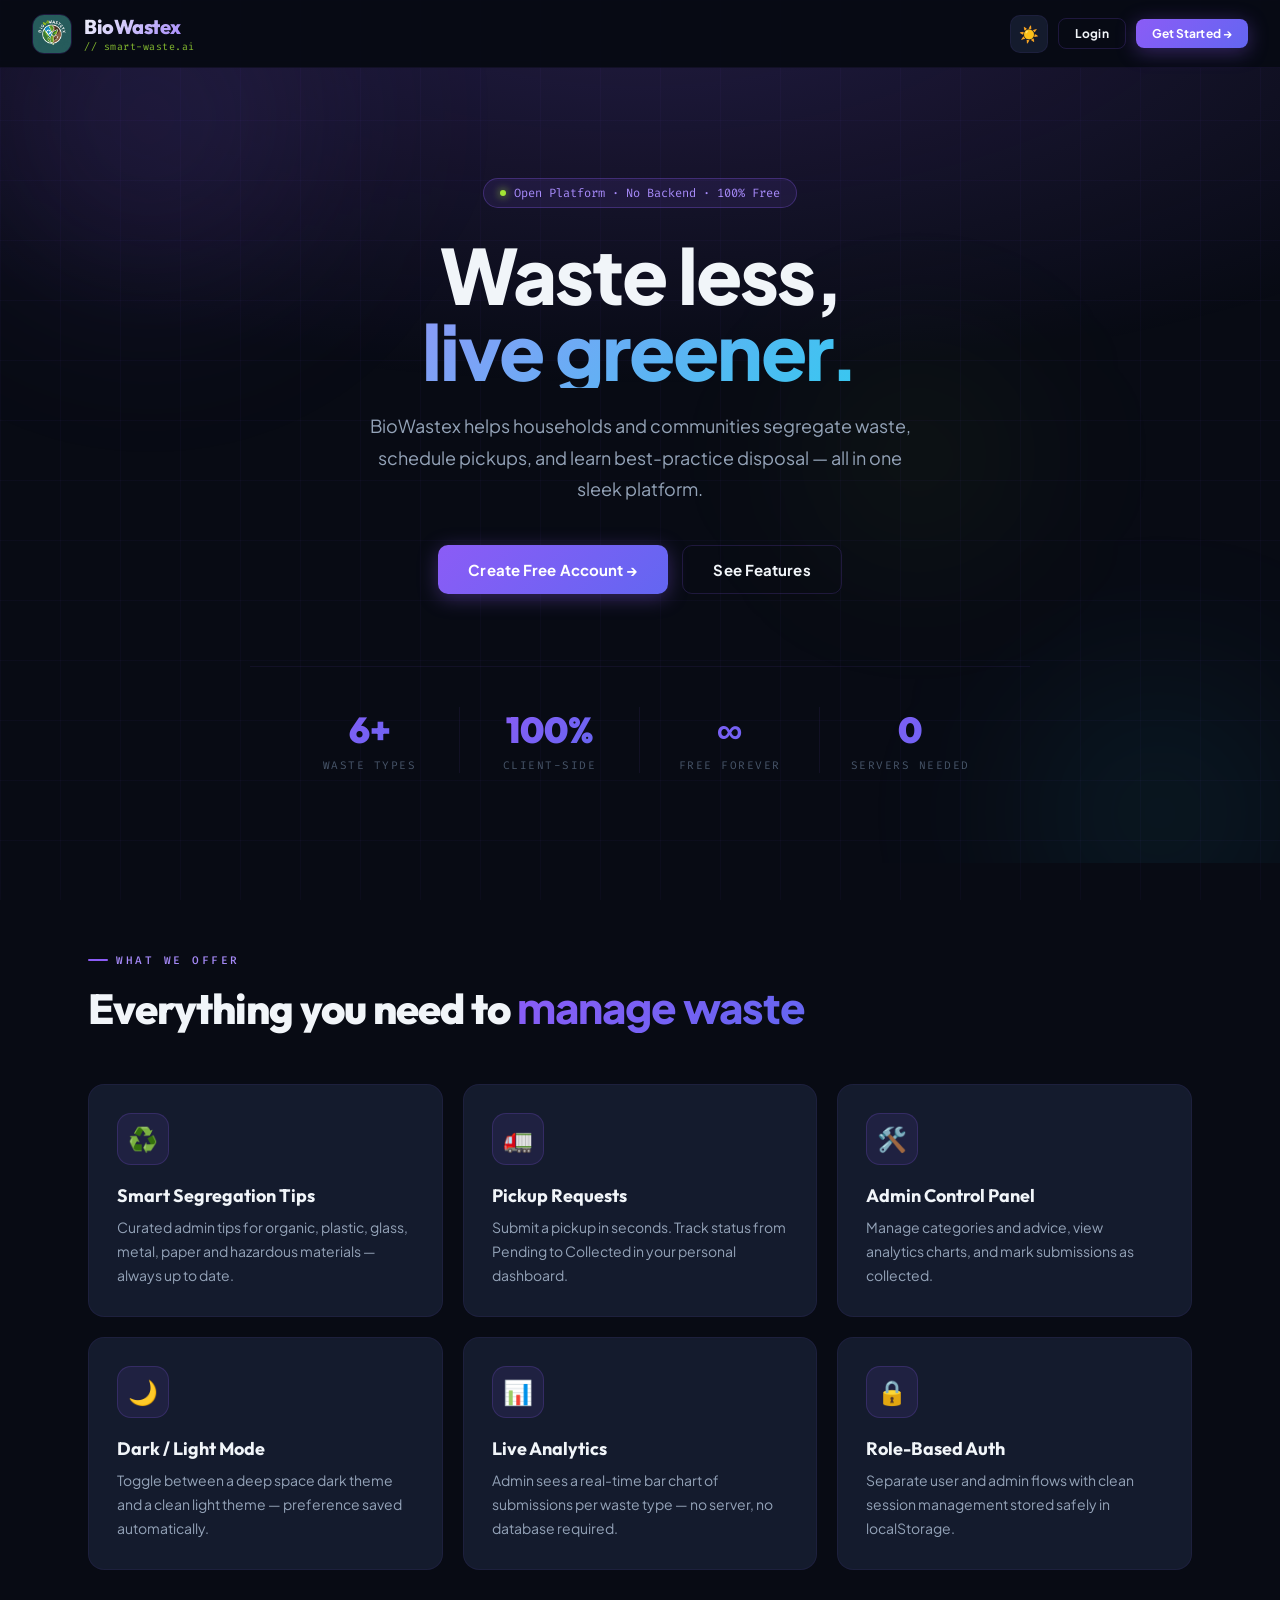
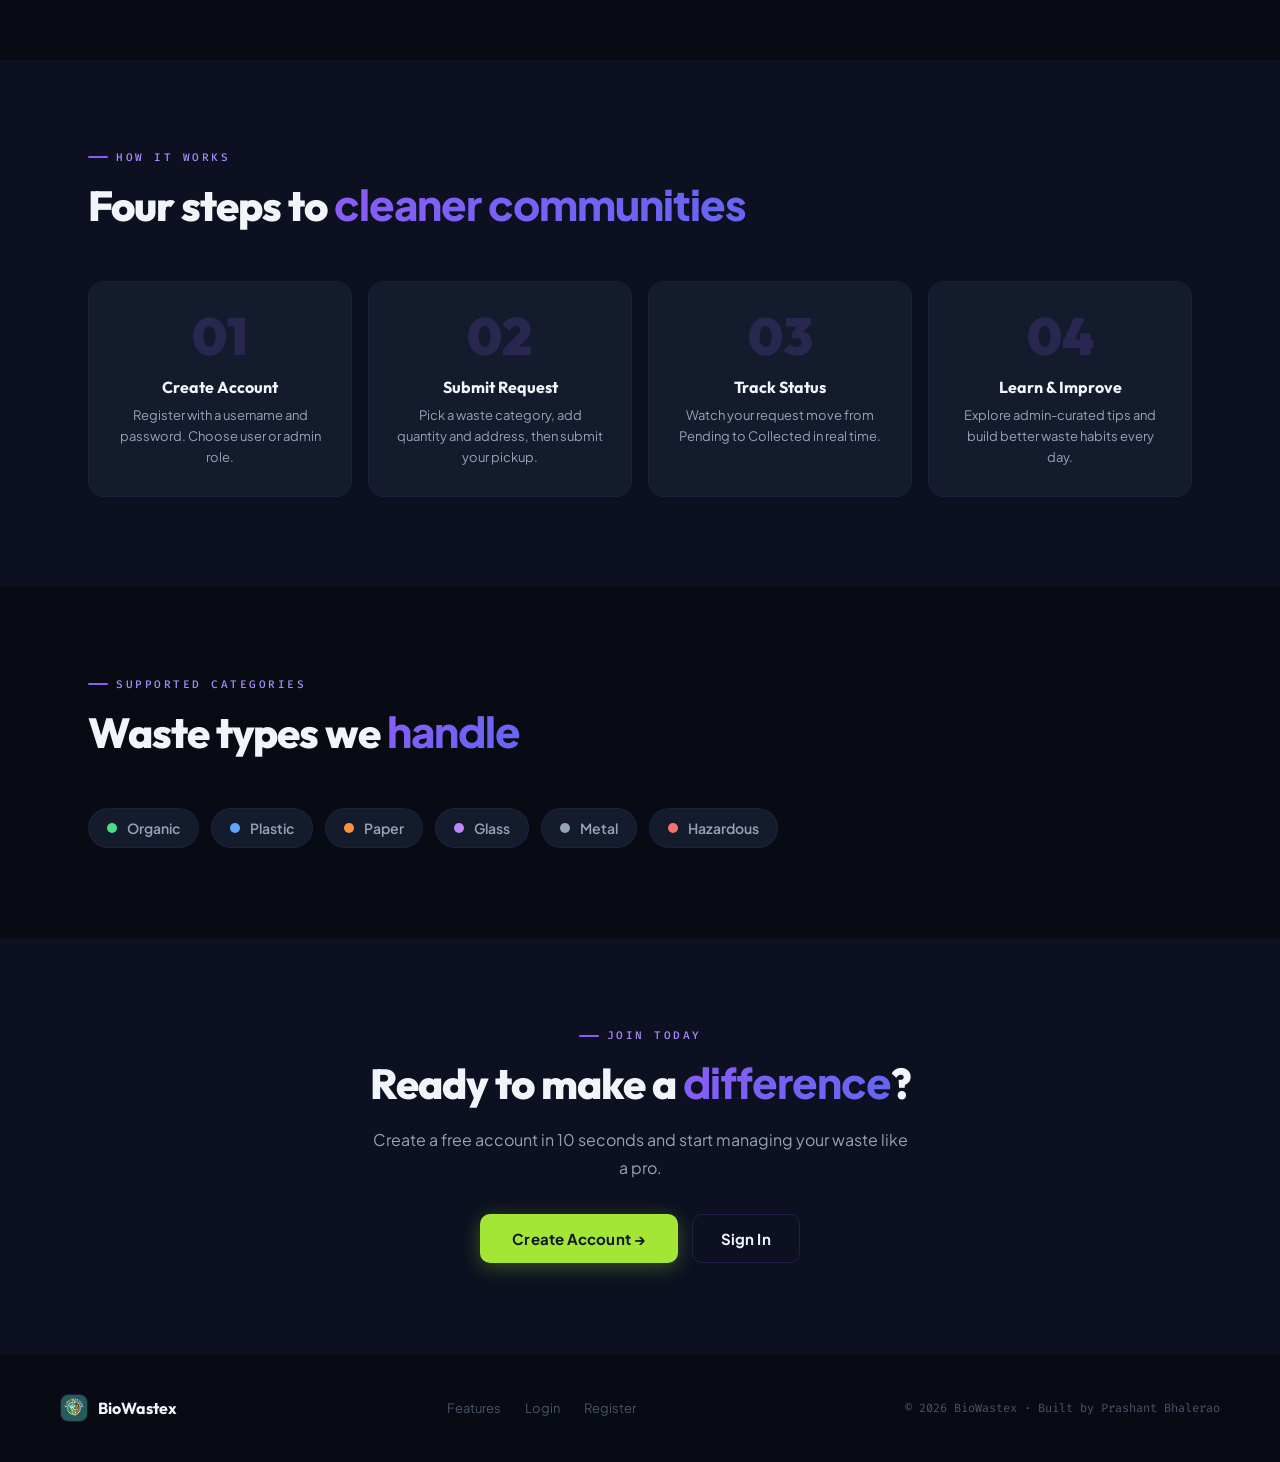
<file: index.html>
<!doctype html>
<html lang="en" data-theme="dark">
<head>
  <meta charset="utf-8"/>
  <meta name="viewport" content="width=device-width,initial-scale=1"/>
  <title>BioWastex — Smart Waste Segregation</title>
  <link rel="stylesheet" href="css/style.css">
</head>
<body>

  <nav class="navbar">
    <a href="index.html" class="brand">
      <img src="assets/biowastex-logo.png" alt="BioWastex" class="brand-logo">
      <div>
        <span class="brand-name">BioWastex</span>
        <span class="brand-tag">// smart-waste.ai</span>
      </div>
    </a>
    <div class="nav-right">
      <button class="theme-btn icon-btn" aria-label="Toggle theme">☀️</button>
      <a href="login.html" class="btn btn-ghost btn-sm">Login</a>
      <a href="register.html" class="btn btn-primary btn-sm">Get Started →</a>
    </div>
  </nav>

  <!-- HERO -->
  <section class="hero">
    <div class="hero-orb hero-orb-1"></div>
    <div class="hero-orb hero-orb-2"></div>
    <div class="hero-orb hero-orb-3"></div>
    <div class="hero-inner">
      <div class="hero-pill">
        <span class="hero-pill-dot"></span>
        Open Platform · No Backend · 100% Free
      </div>
      <h1 class="hero-h1">
        <span class="hero-h1-line1">Waste less,</span>
        <span class="hero-h1-line2">live greener.</span>
      </h1>
      <p class="hero-desc">BioWastex helps households and communities segregate waste, schedule pickups, and learn best-practice disposal — all in one sleek platform.</p>
      <div class="hero-btns">
        <a href="register.html" class="btn btn-primary">Create Free Account →</a>
        <a href="#features" class="btn btn-ghost">See Features</a>
      </div>
      <div class="hero-stats">
        <div class="hstat">
          <span class="hstat-num">6+</span>
          <span class="hstat-label">Waste Types</span>
        </div>
        <div class="hstat">
          <span class="hstat-num">100%</span>
          <span class="hstat-label">Client-Side</span>
        </div>
        <div class="hstat">
          <span class="hstat-num">∞</span>
          <span class="hstat-label">Free Forever</span>
        </div>
        <div class="hstat">
          <span class="hstat-num">0</span>
          <span class="hstat-label">Servers Needed</span>
        </div>
      </div>
    </div>
  </section>

  <!-- FEATURES -->
  <section id="features" class="section container">
    <div class="section-eyebrow">What we offer</div>
    <h2 class="section-title">Everything you need to <span>manage waste</span></h2>
    <div class="grid-3">
      <article class="card" style="--delay:0s">
        <div class="card-icon">♻️</div>
        <h4>Smart Segregation Tips</h4>
        <p>Curated admin tips for organic, plastic, glass, metal, paper and hazardous materials — always up to date.</p>
      </article>
      <article class="card" style="--delay:0.1s">
        <div class="card-icon">🚛</div>
        <h4>Pickup Requests</h4>
        <p>Submit a pickup in seconds. Track status from Pending to Collected in your personal dashboard.</p>
      </article>
      <article class="card" style="--delay:0.2s">
        <div class="card-icon">🛠️</div>
        <h4>Admin Control Panel</h4>
        <p>Manage categories and advice, view analytics charts, and mark submissions as collected.</p>
      </article>
      <article class="card" style="--delay:0.3s">
        <div class="card-icon">🌙</div>
        <h4>Dark / Light Mode</h4>
        <p>Toggle between a deep space dark theme and a clean light theme — preference saved automatically.</p>
      </article>
      <article class="card" style="--delay:0.4s">
        <div class="card-icon">📊</div>
        <h4>Live Analytics</h4>
        <p>Admin sees a real-time bar chart of submissions per waste type — no server, no database required.</p>
      </article>
      <article class="card" style="--delay:0.5s">
        <div class="card-icon">🔒</div>
        <h4>Role-Based Auth</h4>
        <p>Separate user and admin flows with clean session management stored safely in localStorage.</p>
      </article>
    </div>
  </section>

  <!-- HOW IT WORKS -->
  <section class="section section-alt">
    <div class="container">
      <div class="section-eyebrow">How it works</div>
      <h2 class="section-title">Four steps to <span>cleaner communities</span></h2>
      <div class="grid-4">
        <div class="step-card">
          <div class="step-num">01</div>
          <h4>Create Account</h4>
          <p>Register with a username and password. Choose user or admin role.</p>
        </div>
        <div class="step-card">
          <div class="step-num">02</div>
          <h4>Submit Request</h4>
          <p>Pick a waste category, add quantity and address, then submit your pickup.</p>
        </div>
        <div class="step-card">
          <div class="step-num">03</div>
          <h4>Track Status</h4>
          <p>Watch your request move from Pending to Collected in real time.</p>
        </div>
        <div class="step-card">
          <div class="step-num">04</div>
          <h4>Learn &amp; Improve</h4>
          <p>Explore admin-curated tips and build better waste habits every day.</p>
        </div>
      </div>
    </div>
  </section>

  <!-- WASTE TYPES -->
  <section class="section container">
    <div class="section-eyebrow">Supported categories</div>
    <h2 class="section-title">Waste types we <span>handle</span></h2>
    <div class="waste-grid">
      <div class="waste-chip"><span class="waste-chip-dot" style="background:#4ade80"></span> Organic</div>
      <div class="waste-chip"><span class="waste-chip-dot" style="background:#60a5fa"></span> Plastic</div>
      <div class="waste-chip"><span class="waste-chip-dot" style="background:#fb923c"></span> Paper</div>
      <div class="waste-chip"><span class="waste-chip-dot" style="background:#c084fc"></span> Glass</div>
      <div class="waste-chip"><span class="waste-chip-dot" style="background:#94a3b8"></span> Metal</div>
      <div class="waste-chip"><span class="waste-chip-dot" style="background:#f87171"></span> Hazardous</div>
    </div>
  </section>

  <!-- CTA BANNER -->
  <section class="section section-alt">
    <div class="container" style="text-align:center; max-width:600px; margin:0 auto">
      <div class="section-eyebrow" style="justify-content:center">Join today</div>
      <h2 class="section-title" style="margin-bottom:16px">Ready to make a <span>difference</span>?</h2>
      <p class="text-muted" style="margin-bottom:32px; font-size:16px; line-height:1.75">Create a free account in 10 seconds and start managing your waste like a pro.</p>
      <div style="display:flex; gap:14px; justify-content:center; flex-wrap:wrap">
        <a href="register.html" class="btn btn-lime" style="padding:14px 32px; font-size:15px">Create Account →</a>
        <a href="login.html" class="btn btn-ghost" style="padding:14px 28px; font-size:15px">Sign In</a>
      </div>
    </div>
  </section>

  <footer class="footer">
    <div class="footer-inner">
      <div class="footer-brand">
        <img src="assets/biowastex-logo.png" alt="" style="width:28px;height:28px;border-radius:8px;border:1px solid var(--border)">
        <span>BioWastex</span>
      </div>
      <div class="footer-links">
        <a href="#features">Features</a>
        <a href="login.html">Login</a>
        <a href="register.html">Register</a>
      </div>
      <p class="footer-copy">© 2026 BioWastex · Built by Prashant Bhalerao</p>
    </div>
  </footer>

  <script src="js/core.js"></script>
  <script>
    BW.initTheme();
    // Scroll reveal
    const io = new IntersectionObserver((entries) => {
      entries.forEach(e => { if (e.isIntersecting) { e.target.classList.add('revealed'); io.unobserve(e.target); } });
    }, { threshold: 0.1 });
    document.querySelectorAll('.card, .step-card, .waste-chip').forEach((el, i) => {
      el.style.opacity = '0';
      el.style.transform = 'translateY(24px)';
      el.style.transition = `opacity 0.5s ease ${i * 0.06}s, transform 0.5s ease ${i * 0.06}s`;
      io.observe(el);
    });
    document.addEventListener('click', e => {
      if (e.target.closest('.card, .step-card, .waste-chip') || e.target.classList.contains('revealed')) return;
    });
    // Reveal on intersection
    const style = document.createElement('style');
    style.textContent = '.revealed { opacity: 1 !important; transform: translateY(0) !important; }';
    document.head.appendChild(style);
  </script>
</body>
</html>
</file>
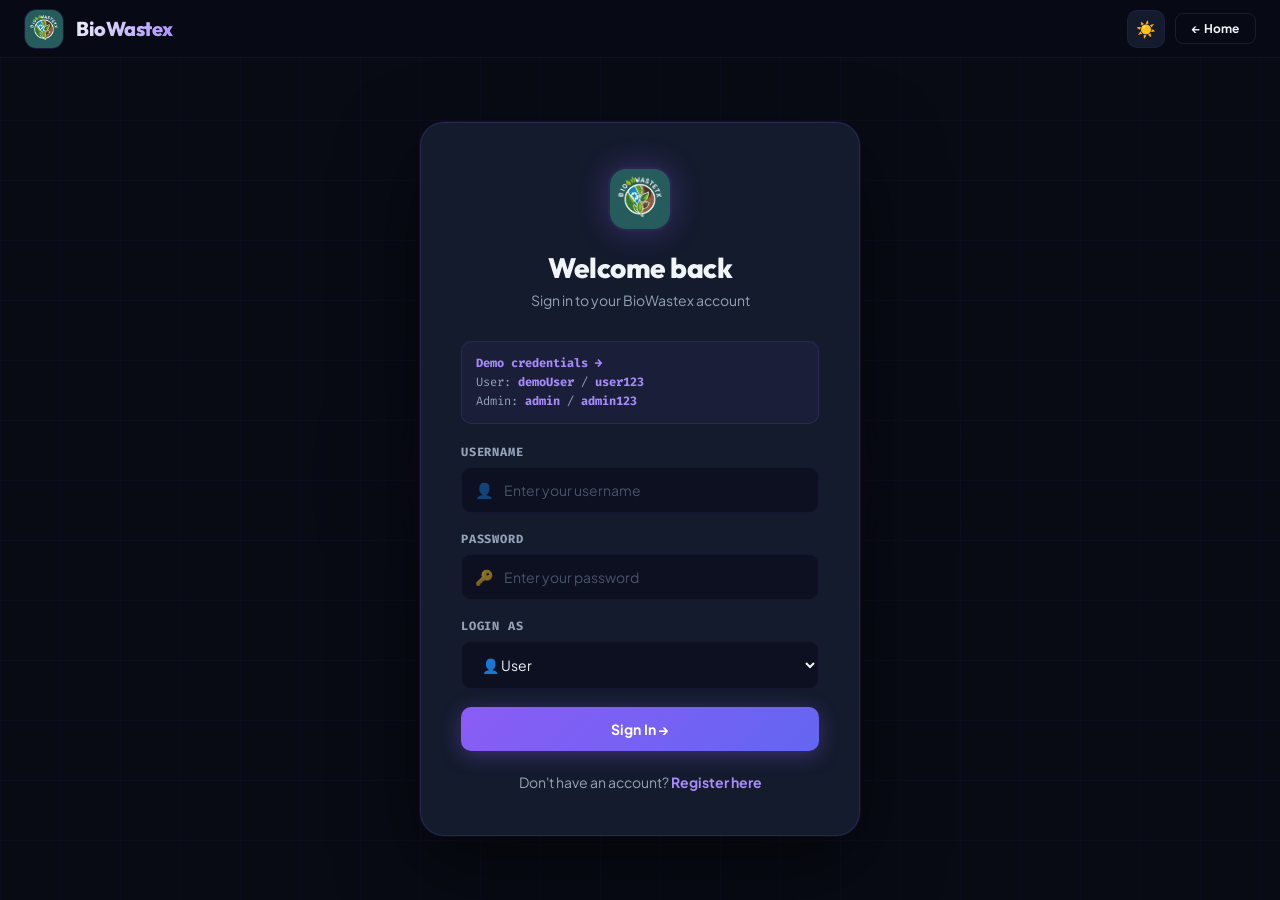
<file: login.html>
<!doctype html>
<html lang="en" data-theme="dark">
<head>
  <meta charset="utf-8"/>
  <meta name="viewport" content="width=device-width,initial-scale=1"/>
  <title>Login — BioWastex</title>
  <link rel="stylesheet" href="css/style.css">
</head>
<body>

  <nav class="navbar compact">
    <a href="index.html" class="brand">
      <img src="assets/biowastex-logo.png" alt="BioWastex" class="brand-logo">
      <div>
        <span class="brand-name">BioWastex</span>
      </div>
    </a>
    <div class="nav-right">
      <button class="theme-btn icon-btn" aria-label="Toggle theme">☀️</button>
      <a href="index.html" class="btn btn-ghost btn-sm">← Home</a>
    </div>
  </nav>

  <main class="auth-page">
    <div class="auth-orb"></div>
    <div class="auth-card">
      <img src="assets/biowastex-logo.png" class="auth-logo" alt="logo">
      <h2 class="auth-title">Welcome back</h2>
      <p class="auth-sub">Sign in to your BioWastex account</p>

      <div class="demo-hint">
        <strong>Demo credentials →</strong><br>
        User: <strong>demoUser</strong> / <strong>user123</strong><br>
        Admin: <strong>admin</strong> / <strong>admin123</strong>
      </div>

      <form id="loginForm" class="form" novalidate>
        <div class="field">
          <label>Username</label>
          <div class="input-wrap">
            <span class="field-icon">👤</span>
            <input id="loginUsername" type="text" placeholder="Enter your username" autocomplete="username" required>
          </div>
        </div>

        <div class="field">
          <label>Password</label>
          <div class="input-wrap">
            <span class="field-icon">🔑</span>
            <input id="loginPassword" type="password" placeholder="Enter your password" autocomplete="current-password" required>
          </div>
        </div>

        <div class="field">
          <label>Login As</label>
          <select id="loginRole">
            <option value="user">👤 User</option>
            <option value="admin">🛠️ Admin</option>
          </select>
        </div>

        <p id="loginMsg" class="form-msg"></p>

        <button type="submit" class="btn btn-primary btn-full" style="padding:13px">Sign In →</button>
      </form>

      <div class="auth-footer">
        Don't have an account? <a href="register.html">Register here</a>
      </div>
    </div>
  </main>

  <script src="js/core.js"></script>
  <script>
    BW.initTheme();

    // If already logged in, redirect
    const sess = BW.getSession();
    if (sess) window.location.href = sess.role === 'admin' ? 'admin-dashboard.html' : 'user-dashboard.html';

    const form = document.getElementById('loginForm');
    const msg  = document.getElementById('loginMsg');

    function setMsg(text, type) {
      msg.textContent = text;
      msg.className = 'form-msg ' + (type || '');
    }

    form.addEventListener('submit', e => {
      e.preventDefault();
      const username = document.getElementById('loginUsername').value.trim();
      const password = document.getElementById('loginPassword').value.trim();
      const role     = document.getElementById('loginRole').value;

      if (!username || !password) { setMsg('⚠️ Please fill in all fields.', 'error'); return; }

      const result = BW.login(username, password, role);
      if (!result.ok) { setMsg('✗ ' + result.msg, 'error'); return; }

      setMsg('✓ Login successful! Redirecting…', 'success');
      setTimeout(() => {
        window.location.href = result.user.role === 'admin' ? 'admin-dashboard.html' : 'user-dashboard.html';
      }, 700);
    });
  </script>
</body>
</html>
</file>
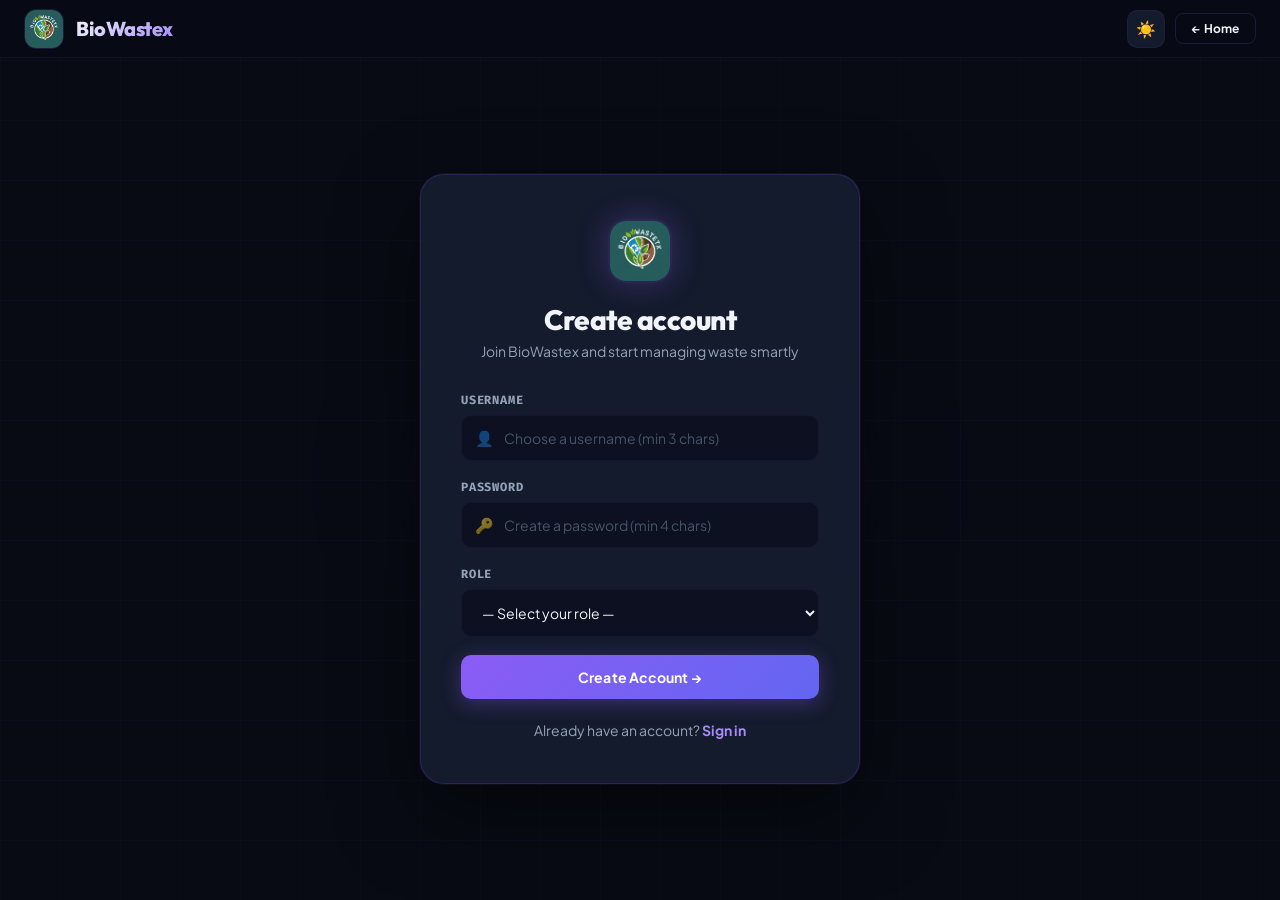
<file: register.html>
<!doctype html>
<html lang="en" data-theme="dark">
<head>
  <meta charset="utf-8"/>
  <meta name="viewport" content="width=device-width,initial-scale=1"/>
  <title>Register — BioWastex</title>
  <link rel="stylesheet" href="css/style.css">
</head>
<body>

  <nav class="navbar compact">
    <a href="index.html" class="brand">
      <img src="assets/biowastex-logo.png" alt="BioWastex" class="brand-logo">
      <div>
        <span class="brand-name">BioWastex</span>
      </div>
    </a>
    <div class="nav-right">
      <button class="theme-btn icon-btn" aria-label="Toggle theme">☀️</button>
      <a href="index.html" class="btn btn-ghost btn-sm">← Home</a>
    </div>
  </nav>

  <main class="auth-page">
    <div class="auth-orb"></div>
    <div class="auth-card">
      <img src="assets/biowastex-logo.png" class="auth-logo" alt="logo">
      <h2 class="auth-title">Create account</h2>
      <p class="auth-sub">Join BioWastex and start managing waste smartly</p>

      <form id="registerForm" class="form" novalidate>
        <div class="field">
          <label>Username</label>
          <div class="input-wrap">
            <span class="field-icon">👤</span>
            <input id="regUsername" type="text" placeholder="Choose a username (min 3 chars)" required>
          </div>
        </div>

        <div class="field">
          <label>Password</label>
          <div class="input-wrap">
            <span class="field-icon">🔑</span>
            <input id="regPassword" type="password" placeholder="Create a password (min 4 chars)" required>
          </div>
        </div>

        <div class="field">
          <label>Role</label>
          <select id="regRole" required>
            <option value="">— Select your role —</option>
            <option value="user">👤 User — submit waste pickup requests</option>
            <option value="admin">🛠️ Admin — manage categories &amp; all submissions</option>
          </select>
        </div>

        <p id="regMsg" class="form-msg"></p>

        <button type="submit" class="btn btn-primary btn-full" style="padding:13px">Create Account →</button>
      </form>

      <div class="auth-footer">
        Already have an account? <a href="login.html">Sign in</a>
      </div>
    </div>
  </main>

  <script src="js/core.js"></script>
  <script>
    BW.initTheme();

    const sess = BW.getSession();
    if (sess) window.location.href = sess.role === 'admin' ? 'admin-dashboard.html' : 'user-dashboard.html';

    const form = document.getElementById('registerForm');
    const msg  = document.getElementById('regMsg');

    function setMsg(text, type) {
      msg.textContent = text;
      msg.className = 'form-msg ' + (type || '');
    }

    form.addEventListener('submit', e => {
      e.preventDefault();
      const username = document.getElementById('regUsername').value.trim();
      const password = document.getElementById('regPassword').value.trim();
      const role     = document.getElementById('regRole').value;

      const result = BW.register(username, password, role);
      if (!result.ok) { setMsg('✗ ' + result.msg, 'error'); return; }

      setMsg('✓ Account created! Taking you to login…', 'success');
      setTimeout(() => window.location.href = 'login.html', 1000);
    });
  </script>
</body>
</html>
</file>
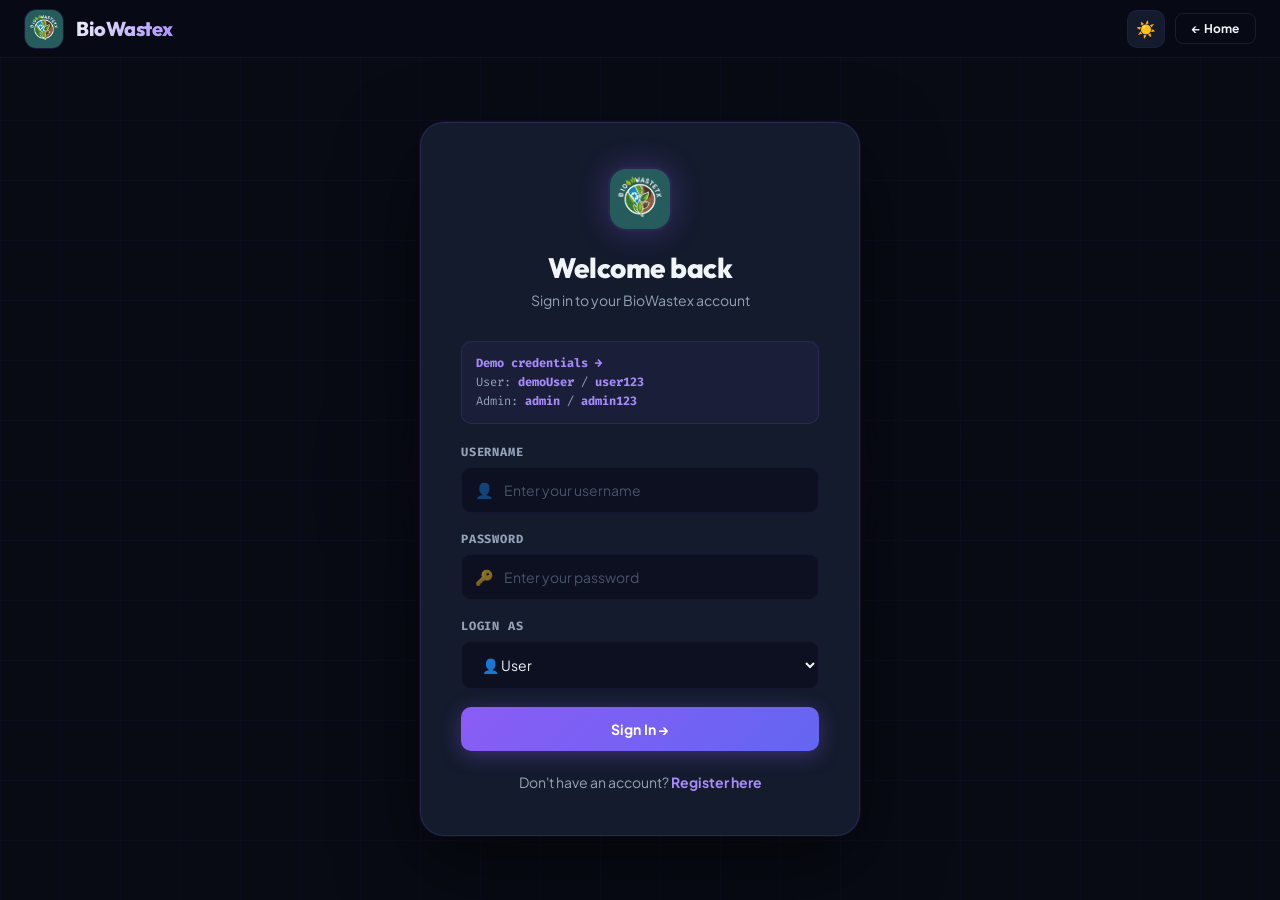
<file: user-dashboard.html>
<!doctype html>
<html lang="en" data-theme="dark">
<head>
  <meta charset="utf-8"/>
  <meta name="viewport" content="width=device-width,initial-scale=1"/>
  <title>Dashboard — BioWastex</title>
  <link rel="stylesheet" href="css/style.css">
</head>
<body>

<div class="app">

  <!-- SIDEBAR -->
  <aside class="sidebar">
    <div class="sidebar-brand">
      <img src="assets/biowastex-logo.png" alt="logo">
      <div class="sidebar-brand-text">
        <span>BioWastex</span>
        <small>user panel</small>
      </div>
    </div>

    <span class="sidebar-section-label">Menu</span>

    <div class="nav-link-group" style="display:flex;flex-direction:column;gap:4px">
      <a class="nav-link active" data-view="dashboard" href="#">
        <span class="nav-icon">🏠</span> Dashboard
      </a>
      <a class="nav-link" data-view="submit" href="#">
        <span class="nav-icon">📦</span> Submit Pickup
      </a>
      <a class="nav-link" data-view="history" href="#">
        <span class="nav-icon">📋</span> My History
        <span class="badge-count" id="historyBadge">0</span>
      </a>
      <a class="nav-link" data-view="tips" href="#">
        <span class="nav-icon">💡</span> Tips &amp; Advice
      </a>
    </div>

    <div class="sidebar-spacer"></div>

    <div class="sidebar-footer">
      <div class="user-avatar" id="userAvatar">U</div>
      <button class="theme-btn icon-btn" title="Toggle theme">☀️</button>
      <button id="logoutBtn" class="btn btn-ghost btn-sm">Logout</button>
    </div>
  </aside>

  <!-- MAIN -->
  <main class="dash-main">

    <div class="dash-header">
      <div>
        <h2 id="greetMsg">Welcome back 👋</h2>
        <p id="greetSub" class="text-muted">Manage your waste submissions here</p>
      </div>
    </div>

    <!-- ── VIEW: DASHBOARD ── -->
    <section id="view-dashboard" class="view">
      <div class="stats-grid">
        <div class="stat-card">
          <div class="sc-label">Pending</div>
          <div class="sc-value" id="cntPending">0</div>
          <div class="sc-sub">awaiting pickup</div>
        </div>
        <div class="stat-card">
          <div class="sc-label">Collected</div>
          <div class="sc-value" id="cntCollected">0</div>
          <div class="sc-sub">completed</div>
        </div>
        <div class="stat-card">
          <div class="sc-label">Total</div>
          <div class="sc-value" id="cntTotal">0</div>
          <div class="sc-sub">all time</div>
        </div>
      </div>

      <div class="tip-banner" id="quickTipBanner">
        <div class="tip-banner-icon">💡</div>
        <div>
          <strong>Quick Tip</strong>
          <p id="quickTipText">Loading…</p>
        </div>
      </div>

      <div class="card">
        <div class="view-header">
          <h3>Recent Activity</h3>
          <a href="#" class="btn btn-ghost btn-sm" data-view="submit">+ New Pickup</a>
        </div>
        <div id="recentList"></div>
      </div>
    </section>

    <!-- ── VIEW: SUBMIT ── -->
    <section id="view-submit" class="view hidden">
      <div class="card">
        <div class="view-header">
          <h3>Submit Waste Pickup</h3>
        </div>
        <form id="submitForm" class="form" novalidate>
          <div class="field">
            <label>Waste Type</label>
            <select id="wasteType"></select>
          </div>
          <div class="field">
            <label>Quantity (kg)</label>
            <input id="wasteQty" type="number" min="0.1" step="0.1" value="1" placeholder="e.g. 2.5">
          </div>
          <div class="field">
            <label>Pickup Address</label>
            <textarea id="wasteAddr" placeholder="Enter your full pickup address…"></textarea>
          </div>
          <p id="submitMsg" class="form-msg"></p>
          <div style="display:flex;gap:10px;flex-wrap:wrap">
            <button type="submit" class="btn btn-primary">Request Pickup →</button>
            <button type="button" id="clearMyBtn" class="btn btn-ghost btn-sm">Clear My History</button>
          </div>
        </form>
      </div>
    </section>

    <!-- ── VIEW: HISTORY ── -->
    <section id="view-history" class="view hidden">
      <div class="card">
        <div class="view-header">
          <h3>My Submissions</h3>
        </div>
        <div id="historyList"></div>
      </div>
    </section>

    <!-- ── VIEW: TIPS ── -->
    <section id="view-tips" class="view hidden">
      <div class="card">
        <div class="view-header">
          <h3>Advisory Tips</h3>
        </div>
        <div id="tipsList"></div>
      </div>
    </section>

  </main>
</div>

<script src="js/core.js"></script>
<script>
  BW.initTheme();

  // ── AUTH GUARD ────────────────────────────
  const sess = BW.requireAuth('user');
  if (!sess) throw new Error('auth failed');

  // ── GREETING ────────────────────────────
  document.getElementById('greetMsg').textContent = `Hey, ${sess.username} 👋`;
  document.getElementById('userAvatar').textContent = sess.username.charAt(0).toUpperCase();

  // ── NAVIGATION ───────────────────────────
  function showView(name) {
    document.querySelectorAll('.view').forEach(v => v.classList.add('hidden'));
    const el = document.getElementById('view-' + name);
    if (el) el.classList.remove('hidden');
    document.querySelectorAll('.nav-link').forEach(l => l.classList.toggle('active', l.dataset.view === name));
    if (name === 'submit') populateCategories();
    if (name === 'tips')   renderTips();
    if (name === 'history') renderHistory();
    if (name === 'dashboard') renderDashboard();
  }

  document.querySelectorAll('[data-view]').forEach(el => {
    el.addEventListener('click', e => { e.preventDefault(); showView(el.dataset.view); });
  });

  // ── POPULATE CATEGORY SELECT ─────────────
  function populateCategories() {
    const s = BW.getStore();
    const sel = document.getElementById('wasteType');
    sel.innerHTML = s.categories.map(c =>
      `<option value="${c}">${c.charAt(0).toUpperCase() + c.slice(1)}</option>`
    ).join('');
  }

  // ── RENDER DASHBOARD ─────────────────────
  function renderDashboard() {
    const s = BW.getStore();
    const mine = s.submissions.filter(x => x.username === sess.username);
    const pending   = mine.filter(x => x.status === 'pending').length;
    const collected = mine.filter(x => x.status === 'collected').length;

    document.getElementById('cntPending').textContent   = pending;
    document.getElementById('cntCollected').textContent = collected;
    document.getElementById('cntTotal').textContent     = mine.length;
    document.getElementById('historyBadge').textContent = mine.length;
    document.getElementById('greetSub').textContent     = `${pending} pending · ${collected} collected`;

    // Quick tip
    const tip = s.tips.length ? s.tips[Math.floor(Math.random() * s.tips.length)] : null;
    document.getElementById('quickTipText').textContent = tip ? tip.text : 'No tips yet — check back later!';

    // Recent (last 4)
    const recent = mine.slice().reverse().slice(0, 4);
    const list = document.getElementById('recentList');
    if (!recent.length) {
      list.innerHTML = `<div class="empty-state"><span class="empty-state-icon">🌱</span><p>No activity yet. Submit your first pickup!</p></div>`;
      return;
    }
    list.innerHTML = recent.map(r => submissionHTML(r, false)).join('');
  }

  // ── RENDER HISTORY ───────────────────────
  function renderHistory() {
    const s = BW.getStore();
    const mine = s.submissions.filter(x => x.username === sess.username).slice().reverse();
    const list = document.getElementById('historyList');
    if (!mine.length) {
      list.innerHTML = `<div class="empty-state"><span class="empty-state-icon">📭</span><p>No submissions yet. Go submit a pickup!</p></div>`;
      return;
    }
    list.innerHTML = mine.map(r => submissionHTML(r, false)).join('');
  }

  // ── RENDER TIPS ──────────────────────────
  const TIP_ICONS = ['🌿','♻️','📦','💧','🔋','🌱','🗑️','🌍'];
  function renderTips() {
    const s = BW.getStore();
    const list = document.getElementById('tipsList');
    if (!s.tips.length) {
      list.innerHTML = `<div class="empty-state"><span class="empty-state-icon">💡</span><p>No tips added yet by admin.</p></div>`;
      return;
    }
    list.innerHTML = s.tips.map((t, i) => `
      <div class="tip-row">
        <div class="tip-emoji">${TIP_ICONS[i % TIP_ICONS.length]}</div>
        <div class="tip-body"><strong>${t.title}</strong><p>${t.text}</p></div>
      </div>`).join('');
  }

  // ── SUBMISSION HTML HELPER ───────────────
  function submissionHTML(r, showDelete) {
    const statusBadge = r.status === 'collected'
      ? `<span class="status-badge collected">✓ Collected</span>`
      : `<span class="status-badge pending">⏳ Pending</span>`;
    return `
      <div class="submission-item">
        <div class="submission-info">
          <div class="submission-title">${r.waste_type.charAt(0).toUpperCase() + r.waste_type.slice(1)} Waste</div>
          <div class="submission-meta">
            <span class="meta-tag">⚖️ ${r.quantity} kg</span>
            <span class="meta-tag">📅 ${r.date}</span>
            ${r.address ? `<span class="meta-tag">📍 ${r.address}</span>` : ''}
          </div>
        </div>
        <div class="submission-actions">${statusBadge}</div>
      </div>`;
  }

  // ── SUBMIT FORM ──────────────────────────
  populateCategories();
  document.getElementById('submitForm').addEventListener('submit', e => {
    e.preventDefault();
    const type = document.getElementById('wasteType').value;
    const qty  = parseFloat(document.getElementById('wasteQty').value) || 0;
    const addr = document.getElementById('wasteAddr').value.trim();
    const msgEl = document.getElementById('submitMsg');

    if (!type)  { msgEl.textContent = '✗ Please select a waste type.'; msgEl.className = 'form-msg error'; return; }
    if (qty <= 0){ msgEl.textContent = '✗ Quantity must be greater than 0.'; msgEl.className = 'form-msg error'; return; }
    if (!addr)  { msgEl.textContent = '✗ Please enter a pickup address.'; msgEl.className = 'form-msg error'; return; }

    const s = BW.getStore();
    s.submissions.push({
      id: Date.now(),
      username: sess.username,
      address: addr,
      waste_type: type,
      quantity: qty,
      status: 'pending',
      date: new Date().toISOString().slice(0, 10),
      created_at: new Date().toISOString()
    });
    BW.saveStore(s);

    msgEl.textContent = '✓ Pickup request submitted successfully!';
    msgEl.className = 'form-msg success';
    document.getElementById('submitForm').reset();
    populateCategories();
    BW.toast('Pickup request submitted!', 'success');
    setTimeout(() => { msgEl.textContent = ''; msgEl.className = 'form-msg'; }, 3000);
    renderDashboard();
  });

  document.getElementById('clearMyBtn').addEventListener('click', () => {
    if (!confirm('Clear all your submissions? This cannot be undone.')) return;
    const s = BW.getStore();
    s.submissions = s.submissions.filter(x => x.username !== sess.username);
    BW.saveStore(s);
    BW.toast('Your submissions cleared.', 'info');
    renderDashboard();
  });

  // ── LOGOUT ────────────────────────────────
  document.getElementById('logoutBtn').addEventListener('click', () => {
    BW.clearSession();
    window.location.href = 'login.html';
  });

  // ── INIT ─────────────────────────────────
  showView('dashboard');
</script>
</body>
</html>
</file>
<file: css/style.css>
/* ════════════════════════════════════════
   BIOWASTEX v2 — Ultra Modern Gen-Z UI
   Palette: Deep violet + electric lime + aurora
   Fonts: Clash Display + Cabinet Grotesk + Fira Code
   ════════════════════════════════════════ */

@import url('https://fonts.googleapis.com/css2?family=Outfit:wght@300;400;500;600;700;800;900&family=Plus+Jakarta+Sans:wght@400;500;600;700;800&family=Fira+Code:wght@400;500&display=swap');

/* ── CSS VARIABLES ─────────────────────── */
:root,
[data-theme="dark"] {
  /* Core palette */
  --bg:       #080B14;
  --bg2:      #0C1020;
  --bg3:      #111827;
  --surface:  #141B2D;
  --surface2: #1A2236;
  --border:   rgba(139,92,246,0.18);
  --border2:  rgba(139,92,246,0.08);

  /* Accent system */
  --violet:   #8B5CF6;
  --violet2:  #A78BFA;
  --lime:     #A3E635;
  --lime2:    #BEF264;
  --cyan:     #22D3EE;
  --amber:    #FBBF24;
  --rose:     #FB7185;

  /* Text */
  --text:     #F1F5F9;
  --text2:    #94A3B8;
  --text3:    #475569;

  /* Effects */
  --glow-v:   0 0 30px rgba(139,92,246,0.3);
  --glow-l:   0 0 30px rgba(163,230,53,0.25);
  --shadow:   0 20px 60px rgba(0,0,0,0.6);
  --radius:   16px;
  --radius-sm: 10px;
  --radius-xs: 6px;

  /* Gradients */
  --grad-v:   linear-gradient(135deg, #8B5CF6, #6366F1);
  --grad-l:   linear-gradient(135deg, #A3E635, #22D3EE);
  --grad-card: linear-gradient(135deg, rgba(139,92,246,0.06), rgba(99,102,241,0.03));
  --grad-hero: radial-gradient(ellipse 80% 50% at 50% -10%, rgba(139,92,246,0.2), transparent);

  /* Transition */
  --ease: cubic-bezier(0.4, 0, 0.2, 1);
  --t: 0.22s;

  /* Fonts */
  --font-h:   'Outfit', sans-serif;
  --font-b:   'Plus Jakarta Sans', sans-serif;
  --font-m:   'Fira Code', monospace;
}

[data-theme="light"] {
  --bg:       #F8FAFF;
  --bg2:      #EEF2FF;
  --bg3:      #E8EEFF;
  --surface:  #FFFFFF;
  --surface2: #F3F4FF;
  --border:   rgba(99,102,241,0.2);
  --border2:  rgba(99,102,241,0.1);

  --violet:   #6D28D9;
  --violet2:  #7C3AED;
  --lime:     #65A30D;
  --lime2:    #4D7C0F;
  --cyan:     #0891B2;
  --amber:    #D97706;
  --rose:     #E11D48;

  --text:     #0F172A;
  --text2:    #334155;
  --text3:    #94A3B8;

  --glow-v:   0 4px 24px rgba(99,102,241,0.2);
  --glow-l:   0 4px 24px rgba(101,163,13,0.2);
  --shadow:   0 10px 40px rgba(0,0,0,0.1);

  --grad-card: linear-gradient(135deg, rgba(99,102,241,0.05), rgba(139,92,246,0.02));
  --grad-hero: radial-gradient(ellipse 80% 50% at 50% -10%, rgba(99,102,241,0.12), transparent);
}

/* ── RESET ─────────────────────────────── */
*, *::before, *::after { box-sizing: border-box; margin: 0; padding: 0; }
html { scroll-behavior: smooth; -webkit-font-smoothing: antialiased; }
body {
  font-family: var(--font-b);
  background: var(--bg);
  color: var(--text);
  min-height: 100vh;
  transition: background var(--t) var(--ease), color var(--t) var(--ease);
  overflow-x: hidden;
}

/* Subtle grid background */
body::before {
  content: '';
  position: fixed; inset: 0;
  background-image:
    linear-gradient(var(--border2) 1px, transparent 1px),
    linear-gradient(90deg, var(--border2) 1px, transparent 1px);
  background-size: 60px 60px;
  pointer-events: none;
  z-index: 0;
  opacity: 0.5;
}

/* ── SCROLLBAR ─────────────────────────── */
::-webkit-scrollbar { width: 5px; }
::-webkit-scrollbar-track { background: var(--bg); }
::-webkit-scrollbar-thumb { background: var(--border); border-radius: 4px; }
::-webkit-scrollbar-thumb:hover { background: var(--violet); }

/* ── TYPOGRAPHY ────────────────────────── */
h1,h2,h3,h4,h5 { font-family: var(--font-h); font-weight: 700; line-height: 1.2; }
p,span,label,input,select,textarea,button,a { font-family: var(--font-b); }
code, .mono { font-family: var(--font-m); }

/* ── CONTAINER ─────────────────────────── */
.container { max-width: 1160px; margin: 0 auto; padding: 0 28px; }

/* ══════════════════════════════════════════
   NAVBAR
══════════════════════════════════════════ */
.navbar {
  position: sticky; top: 0; z-index: 200;
  height: 68px;
  display: flex; align-items: center; justify-content: space-between;
  padding: 0 32px;
  background: rgba(8,11,20,0.8);
  backdrop-filter: blur(24px) saturate(1.5);
  -webkit-backdrop-filter: blur(24px);
  border-bottom: 1px solid var(--border2);
  transition: var(--t) var(--ease);
}
[data-theme="light"] .navbar { background: rgba(248,250,255,0.85); }
.navbar.compact { height: 58px; padding: 0 24px; }

.brand {
  display: flex; align-items: center; gap: 12px;
  text-decoration: none; color: inherit;
}
.brand-logo {
  width: 40px; height: 40px;
  border-radius: 12px;
  border: 1.5px solid var(--border);
  object-fit: cover;
  transition: transform var(--t) var(--ease), box-shadow var(--t) var(--ease);
}
.brand-logo:hover { transform: rotate(-8deg) scale(1.1); box-shadow: var(--glow-v); }
.brand-name {
  font-family: var(--font-h);
  font-size: 20px;
  font-weight: 800;
  letter-spacing: -0.5px;
  background: linear-gradient(135deg, var(--text), var(--violet2));
  -webkit-background-clip: text;
  -webkit-text-fill-color: transparent;
  background-clip: text;
}
.brand-tag {
  font-family: var(--font-m);
  font-size: 10px;
  color: var(--lime);
  letter-spacing: 0.5px;
  opacity: 0.8;
  display: block;
  margin-top: 1px;
}

.nav-right { display: flex; align-items: center; gap: 10px; }

/* ── BUTTONS ────────────────────────────── */
.btn {
  display: inline-flex; align-items: center; justify-content: center; gap: 7px;
  padding: 10px 22px;
  font-family: var(--font-b);
  font-size: 14px;
  font-weight: 700;
  border-radius: var(--radius-sm);
  border: none;
  cursor: pointer;
  text-decoration: none;
  white-space: nowrap;
  transition: all var(--t) var(--ease);
  letter-spacing: 0.1px;
  position: relative;
  overflow: hidden;
}
.btn::after {
  content: '';
  position: absolute; inset: 0;
  background: rgba(255,255,255,0);
  transition: background var(--t) var(--ease);
}
.btn:hover::after { background: rgba(255,255,255,0.08); }
.btn:active { transform: scale(0.97); }

/* Solid violet */
.btn-primary {
  background: var(--grad-v);
  color: #fff;
  box-shadow: 0 4px 20px rgba(139,92,246,0.35);
}
.btn-primary:hover {
  transform: translateY(-2px);
  box-shadow: 0 8px 30px rgba(139,92,246,0.5);
}

/* Solid lime */
.btn-lime {
  background: var(--lime);
  color: #0F172A;
  box-shadow: 0 4px 20px rgba(163,230,53,0.3);
}
.btn-lime:hover {
  transform: translateY(-2px);
  box-shadow: 0 8px 30px rgba(163,230,53,0.4);
  filter: brightness(1.08);
}

/* Ghost */
.btn-ghost {
  background: transparent;
  color: var(--text);
  border: 1.5px solid var(--border);
}
.btn-ghost:hover {
  border-color: var(--violet);
  color: var(--violet2);
  background: rgba(139,92,246,0.08);
  box-shadow: var(--glow-v);
}

/* Danger */
.btn-danger {
  background: rgba(251,113,133,0.12);
  color: var(--rose);
  border: 1px solid rgba(251,113,133,0.25);
}
.btn-danger:hover { background: var(--rose); color: #fff; }

/* Sizes */
.btn-sm { padding: 7px 16px; font-size: 12px; border-radius: 8px; }
.btn-xs { padding: 5px 10px; font-size: 11px; border-radius: 6px; }
.btn-full { width: 100%; }

/* Icon button */
.icon-btn, .theme-btn {
  width: 38px; height: 38px;
  background: var(--surface);
  border: 1px solid var(--border2);
  border-radius: 10px;
  color: var(--text2);
  font-size: 16px;
  cursor: pointer;
  display: flex; align-items: center; justify-content: center;
  transition: all var(--t) var(--ease);
}
.icon-btn:hover, .theme-btn:hover {
  border-color: var(--violet);
  color: var(--violet2);
  box-shadow: var(--glow-v);
  transform: scale(1.08);
}

/* ══════════════════════════════════════════
   HERO
══════════════════════════════════════════ */
.hero {
  position: relative;
  padding: 110px 28px 90px;
  text-align: center;
  overflow: hidden;
  background: var(--grad-hero);
}

/* Orbs */
.hero-orb {
  position: absolute; border-radius: 50%;
  filter: blur(80px); pointer-events: none; animation: drift 12s ease-in-out infinite;
}
.hero-orb-1 {
  width: 500px; height: 500px;
  background: radial-gradient(circle, rgba(139,92,246,0.15), transparent 70%);
  top: -200px; left: -100px;
}
.hero-orb-2 {
  width: 400px; height: 400px;
  background: radial-gradient(circle, rgba(34,211,238,0.1), transparent 70%);
  bottom: -150px; right: -80px;
  animation-delay: -6s;
}
.hero-orb-3 {
  width: 300px; height: 300px;
  background: radial-gradient(circle, rgba(163,230,53,0.08), transparent 70%);
  top: 30%; left: 60%;
  animation-delay: -3s;
}

@keyframes drift {
  0%,100% { transform: translate(0,0) scale(1); }
  33%      { transform: translate(30px,-25px) scale(1.06); }
  66%      { transform: translate(-20px,20px) scale(0.94); }
}

.hero-inner { position: relative; z-index: 1; max-width: 780px; margin: 0 auto; }

.hero-pill {
  display: inline-flex; align-items: center; gap: 8px;
  padding: 6px 16px;
  background: rgba(139,92,246,0.1);
  border: 1px solid rgba(139,92,246,0.3);
  border-radius: 100px;
  font-family: var(--font-m);
  font-size: 12px;
  color: var(--violet2);
  margin-bottom: 28px;
  animation: fadeUp 0.6s var(--ease) both;
}
.hero-pill-dot {
  width: 6px; height: 6px; border-radius: 50%;
  background: var(--lime); box-shadow: 0 0 8px var(--lime);
  animation: blink 2s infinite;
}
@keyframes blink { 0%,100%{opacity:1} 50%{opacity:0.3} }

.hero-h1 {
  font-family: var(--font-h);
  font-size: clamp(40px, 7vw, 76px);
  font-weight: 900;
  line-height: 1.0;
  margin-bottom: 22px;
  letter-spacing: -2px;
  animation: fadeUp 0.6s var(--ease) 0.1s both;
}
.hero-h1-line1 { color: var(--text); display: block; }
.hero-h1-line2 {
  display: block;
  background: linear-gradient(135deg, var(--violet2), var(--cyan), var(--lime));
  background-size: 200% auto;
  -webkit-background-clip: text;
  -webkit-text-fill-color: transparent;
  background-clip: text;
  animation: fadeUp 0.6s var(--ease) 0.1s both, gradShift 4s ease infinite;
}
@keyframes gradShift { 0%{background-position:0%} 50%{background-position:100%} 100%{background-position:0%} }

.hero-desc {
  font-size: 18px; color: var(--text2); line-height: 1.75;
  max-width: 560px; margin: 0 auto 40px;
  animation: fadeUp 0.6s var(--ease) 0.2s both;
}

.hero-btns {
  display: flex; gap: 14px; justify-content: center; flex-wrap: wrap;
  animation: fadeUp 0.6s var(--ease) 0.3s both;
}
.hero-btns .btn { padding: 14px 30px; font-size: 15px; }

.hero-stats {
  display: flex; justify-content: center; gap: 0;
  margin-top: 72px; padding-top: 40px;
  border-top: 1px solid var(--border2);
  animation: fadeUp 0.6s var(--ease) 0.5s both;
}
.hstat {
  flex: 1; max-width: 180px; text-align: center;
  padding: 0 28px;
  border-right: 1px solid var(--border2);
}
.hstat:last-child { border-right: none; }
.hstat-num {
  font-family: var(--font-h);
  font-size: 36px; font-weight: 900;
  background: var(--grad-v);
  -webkit-background-clip: text;
  -webkit-text-fill-color: transparent;
  background-clip: text;
  display: block;
}
.hstat-label {
  font-family: var(--font-m);
  font-size: 11px; color: var(--text3);
  text-transform: uppercase; letter-spacing: 1.5px;
  margin-top: 4px;
}

@keyframes fadeUp {
  from { opacity:0; transform:translateY(22px); }
  to   { opacity:1; transform:translateY(0); }
}

/* ══════════════════════════════════════════
   SECTION STRUCTURE
══════════════════════════════════════════ */
.section { padding: 90px 28px; position: relative; }
.section-alt { background: var(--bg2); }

.section-eyebrow {
  font-family: var(--font-m);
  font-size: 11px; font-weight: 500;
  color: var(--violet2);
  text-transform: uppercase; letter-spacing: 2.5px;
  display: flex; align-items: center; gap: 8px;
  margin-bottom: 14px;
}
.section-eyebrow::before {
  content: ''; display: inline-block;
  width: 20px; height: 2px;
  background: var(--violet);
  border-radius: 2px;
}

.section-title {
  font-family: var(--font-h);
  font-size: clamp(26px, 4vw, 42px);
  font-weight: 800;
  margin-bottom: 50px;
  letter-spacing: -1px;
}
.section-title span {
  background: var(--grad-v);
  -webkit-background-clip: text;
  -webkit-text-fill-color: transparent;
  background-clip: text;
}

/* ── CARDS ──────────────────────────────── */
.card {
  background: var(--surface);
  border: 1px solid var(--border2);
  border-radius: var(--radius);
  padding: 28px;
  transition: all var(--t) var(--ease);
  position: relative;
  overflow: hidden;
}
.card::before {
  content: ''; position: absolute;
  top: 0; left: 0; right: 0; height: 1px;
  background: linear-gradient(90deg, transparent, var(--violet), transparent);
  opacity: 0; transition: opacity var(--t) var(--ease);
}
.card:hover {
  border-color: var(--border);
  background: var(--surface2);
  transform: translateY(-4px);
  box-shadow: var(--shadow);
}
.card:hover::before { opacity: 1; }

.card-icon {
  width: 52px; height: 52px;
  background: rgba(139,92,246,0.1);
  border: 1px solid rgba(139,92,246,0.2);
  border-radius: 14px;
  display: flex; align-items: center; justify-content: center;
  font-size: 24px;
  margin-bottom: 20px;
  transition: all var(--t) var(--ease);
}
.card:hover .card-icon { box-shadow: var(--glow-v); border-color: var(--violet); transform: scale(1.08); }

.card h4 {
  font-family: var(--font-h);
  font-size: 18px; font-weight: 700;
  color: var(--text); margin-bottom: 10px;
}
.card p { font-size: 14px; color: var(--text2); line-height: 1.7; }

/* Grid */
.grid-3 { display: grid; grid-template-columns: repeat(auto-fit, minmax(280px, 1fr)); gap: 20px; }
.grid-4 { display: grid; grid-template-columns: repeat(auto-fit, minmax(220px, 1fr)); gap: 16px; }

/* ── STEPS ──────────────────────────────── */
.step-card {
  background: var(--surface);
  border: 1px solid var(--border2);
  border-radius: var(--radius);
  padding: 28px 24px;
  text-align: center;
  transition: all var(--t) var(--ease);
}
.step-card:hover { border-color: var(--lime); box-shadow: var(--glow-l); transform: translateY(-4px); }
.step-num {
  font-family: var(--font-h);
  font-size: 52px; font-weight: 900; line-height: 1;
  color: var(--border);
  margin-bottom: 16px;
  transition: color var(--t) var(--ease);
}
.step-card:hover .step-num { color: var(--lime); }
.step-card h4 { font-size: 16px; margin-bottom: 8px; }
.step-card p { font-size: 13px; color: var(--text2); line-height: 1.6; }

/* ── WASTE CHIPS ────────────────────────── */
.waste-grid { display: flex; flex-wrap: wrap; gap: 12px; }
.waste-chip {
  display: inline-flex; align-items: center; gap: 10px;
  padding: 10px 18px;
  background: var(--surface);
  border: 1px solid var(--border2);
  border-radius: 100px;
  font-size: 14px; font-weight: 600;
  color: var(--text2);
  cursor: default;
  transition: all var(--t) var(--ease);
}
.waste-chip:hover { background: var(--surface2); border-color: var(--border); color: var(--text); transform: scale(1.04); }
.waste-chip-dot { width: 10px; height: 10px; border-radius: 50%; flex-shrink: 0; }

/* ══════════════════════════════════════════
   FOOTER
══════════════════════════════════════════ */
.footer {
  border-top: 1px solid var(--border2);
  padding: 40px 28px;
  background: var(--bg);
}
.footer-inner {
  max-width: 1160px; margin: 0 auto;
  display: flex; align-items: center; justify-content: space-between; flex-wrap: wrap; gap: 16px;
}
.footer-brand { display: flex; align-items: center; gap: 10px; }
.footer-brand span { font-family: var(--font-h); font-size: 16px; font-weight: 700; }
.footer-links { display: flex; gap: 24px; }
.footer-links a { font-size: 13px; color: var(--text3); text-decoration: none; transition: color var(--t); }
.footer-links a:hover { color: var(--violet2); }
.footer-copy { font-family: var(--font-m); font-size: 12px; color: var(--text3); }

/* ══════════════════════════════════════════
   AUTH PAGES (Login / Register)
══════════════════════════════════════════ */
.auth-page {
  min-height: calc(100vh - 58px);
  display: flex; align-items: center; justify-content: center;
  padding: 40px 20px;
  position: relative;
  overflow: hidden;
}
.auth-orb {
  position: absolute; border-radius: 50%; filter: blur(100px); pointer-events: none;
  width: 500px; height: 500px;
  background: radial-gradient(circle, rgba(139,92,246,0.12), transparent 60%);
  top: 50%; left: 50%; transform: translate(-50%,-50%);
}

.auth-card {
  background: var(--surface);
  border: 1px solid var(--border);
  border-radius: 24px;
  padding: 44px 40px;
  width: 100%; max-width: 440px;
  position: relative; z-index: 1;
  box-shadow: 0 30px 80px rgba(0,0,0,0.5), 0 0 0 1px rgba(139,92,246,0.1);
  animation: fadeUp 0.5s var(--ease) both;
}
[data-theme="light"] .auth-card { box-shadow: 0 20px 60px rgba(99,102,241,0.12); }

.auth-logo {
  width: 64px; height: 64px;
  border-radius: 18px;
  border: 2px solid var(--border);
  object-fit: cover;
  box-shadow: var(--glow-v);
  margin: 0 auto 20px;
  display: block;
}
.auth-title {
  text-align: center; margin-bottom: 6px;
  font-size: 28px; font-weight: 800; letter-spacing: -0.5px;
}
.auth-sub { text-align: center; font-size: 14px; color: var(--text2); margin-bottom: 32px; }

/* ── FORM ────────────────────────────────── */
.form { display: flex; flex-direction: column; gap: 18px; }
.field { display: flex; flex-direction: column; gap: 7px; }
.field label {
  font-size: 12px; font-weight: 700;
  color: var(--text2);
  text-transform: uppercase; letter-spacing: 0.8px;
  font-family: var(--font-m);
}

.field input, .field select, .field textarea {
  background: var(--bg2);
  border: 1.5px solid var(--border2);
  border-radius: var(--radius-sm);
  padding: 13px 16px;
  color: var(--text);
  font-family: var(--font-b);
  font-size: 14px;
  outline: none;
  transition: all var(--t) var(--ease);
  width: 100%;
}
.field input:focus, .field select:focus, .field textarea:focus {
  border-color: var(--violet);
  box-shadow: 0 0 0 4px rgba(139,92,246,0.12);
  background: var(--surface);
}
.field input::placeholder { color: var(--text3); }
.field select { cursor: pointer; }
.field select option { background: var(--surface); color: var(--text); }
.field textarea { resize: vertical; min-height: 90px; }

/* Input with icon */
.input-wrap { position: relative; }
.input-wrap .field-icon {
  position: absolute; left: 14px; top: 50%; transform: translateY(-50%);
  font-size: 15px; pointer-events: none; opacity: 0.5;
}
.input-wrap input { padding-left: 42px; }

.form-msg {
  font-size: 13px; text-align: center;
  padding: 10px 14px;
  border-radius: 8px;
  min-height: 38px;
  display: flex; align-items: center; justify-content: center;
  transition: all var(--t) var(--ease);
}
.form-msg:empty { display: none; }
.form-msg.error { color: var(--rose); background: rgba(251,113,133,0.1); border: 1px solid rgba(251,113,133,0.2); }
.form-msg.success { color: var(--lime); background: rgba(163,230,53,0.1); border: 1px solid rgba(163,230,53,0.25); }

.auth-footer {
  text-align: center; margin-top: 22px;
  font-size: 14px; color: var(--text2);
}
.auth-footer a { color: var(--violet2); text-decoration: none; font-weight: 700; }
.auth-footer a:hover { text-decoration: underline; }

/* Demo hint box */
.demo-hint {
  background: rgba(139,92,246,0.06);
  border: 1px solid rgba(139,92,246,0.15);
  border-radius: 10px;
  padding: 12px 14px;
  margin-bottom: 20px;
  font-size: 12px;
  color: var(--text2);
  font-family: var(--font-m);
  line-height: 1.6;
}
.demo-hint strong { color: var(--violet2); }

/* ══════════════════════════════════════════
   DASHBOARD LAYOUT
══════════════════════════════════════════ */
.app { display: flex; min-height: 100vh; }

/* SIDEBAR */
.sidebar {
  width: 256px; flex-shrink: 0;
  background: var(--surface);
  border-right: 1px solid var(--border2);
  display: flex; flex-direction: column;
  position: sticky; top: 0; height: 100vh;
  overflow-y: auto;
  padding: 20px 14px;
  gap: 4px;
}

.sidebar-brand {
  display: flex; align-items: center; gap: 10px;
  padding: 8px 10px 16px;
  margin-bottom: 4px;
  border-bottom: 1px solid var(--border2);
}
.sidebar-brand img { width: 36px; height: 36px; border-radius: 10px; border: 1px solid var(--border); }
.sidebar-brand-text span { font-family: var(--font-h); font-size: 15px; font-weight: 800; display: block; }
.sidebar-brand-text small { font-family: var(--font-m); font-size: 10px; color: var(--lime); }

.sidebar-section-label {
  font-family: var(--font-m);
  font-size: 10px; font-weight: 500;
  color: var(--text3);
  text-transform: uppercase; letter-spacing: 2px;
  padding: 12px 10px 6px;
}

.nav-link {
  display: flex; align-items: center; gap: 10px;
  padding: 10px 12px;
  border-radius: 10px;
  color: var(--text2);
  text-decoration: none;
  font-size: 14px; font-weight: 500;
  cursor: pointer;
  border: 1px solid transparent;
  transition: all var(--t) var(--ease);
}
.nav-link:hover {
  background: rgba(139,92,246,0.07);
  color: var(--text);
  border-color: var(--border2);
}
.nav-link.active {
  background: rgba(139,92,246,0.12);
  color: var(--violet2);
  border-color: rgba(139,92,246,0.25);
  font-weight: 700;
}
.nav-icon { font-size: 17px; width: 20px; text-align: center; }
.nav-link .badge-count {
  margin-left: auto;
  background: var(--violet);
  color: white;
  font-family: var(--font-m);
  font-size: 10px; font-weight: 600;
  padding: 1px 7px;
  border-radius: 100px;
}

.sidebar-spacer { flex: 1; }

.sidebar-footer {
  padding-top: 14px;
  border-top: 1px solid var(--border2);
  display: flex; align-items: center; gap: 8px;
}
.sidebar-footer .btn { flex: 1; }
.user-avatar {
  width: 36px; height: 36px; border-radius: 10px;
  background: var(--grad-v);
  display: flex; align-items: center; justify-content: center;
  font-family: var(--font-h); font-size: 14px; font-weight: 800;
  color: white; flex-shrink: 0;
}

/* MAIN */
.dash-main { flex: 1; min-width: 0; padding: 32px; }
.dash-header {
  margin-bottom: 28px;
  padding-bottom: 22px;
  border-bottom: 1px solid var(--border2);
  display: flex; align-items: flex-start; justify-content: space-between; gap: 16px; flex-wrap: wrap;
}
.dash-header h2 { font-size: 26px; font-weight: 800; letter-spacing: -0.5px; }
.dash-header p { font-size: 14px; color: var(--text2); margin-top: 4px; }

/* STAT CARDS */
.stats-grid {
  display: grid;
  grid-template-columns: repeat(auto-fit, minmax(160px, 1fr));
  gap: 16px; margin-bottom: 28px;
}
.stat-card {
  background: var(--surface);
  border: 1px solid var(--border2);
  border-radius: var(--radius);
  padding: 22px;
  transition: all var(--t) var(--ease);
  position: relative; overflow: hidden;
}
.stat-card::after {
  content: '';
  position: absolute; top: 0; right: 0;
  width: 80px; height: 80px;
  background: radial-gradient(circle at top right, rgba(139,92,246,0.1), transparent 70%);
  pointer-events: none;
}
.stat-card:hover { border-color: var(--border); transform: translateY(-3px); box-shadow: var(--shadow); }
.sc-label { font-family: var(--font-m); font-size: 11px; color: var(--text3); text-transform: uppercase; letter-spacing: 1.5px; margin-bottom: 8px; }
.sc-value { font-family: var(--font-h); font-size: 38px; font-weight: 900; line-height: 1; color: var(--violet2); }
.sc-sub { font-size: 12px; color: var(--text3); margin-top: 6px; }

/* SECTION HEADER inside dashboard */
.view-header { display: flex; align-items: center; justify-content: space-between; margin-bottom: 20px; flex-wrap: wrap; gap: 10px; }
.view-header h3 { font-family: var(--font-h); font-size: 20px; font-weight: 700; }

/* SUBMISSION ROWS */
.submission-item {
  background: var(--surface2);
  border: 1px solid var(--border2);
  border-left: 3px solid var(--violet);
  border-radius: var(--radius-sm);
  padding: 14px 18px;
  margin-bottom: 10px;
  display: flex; align-items: flex-start; justify-content: space-between; gap: 12px; flex-wrap: wrap;
  transition: all var(--t) var(--ease);
}
.submission-item:hover { border-color: var(--border); background: var(--surface); }
.submission-info { flex: 1; min-width: 0; }
.submission-title { font-size: 14px; font-weight: 700; color: var(--text); margin-bottom: 6px; }
.submission-meta { display: flex; gap: 12px; flex-wrap: wrap; }
.meta-tag {
  font-family: var(--font-m);
  font-size: 11px; color: var(--text3);
  display: flex; align-items: center; gap: 4px;
}
.submission-actions { display: flex; align-items: center; gap: 8px; flex-shrink: 0; }

/* STATUS BADGES */
.status-badge {
  display: inline-flex; align-items: center; gap: 5px;
  padding: 4px 10px;
  border-radius: 100px;
  font-family: var(--font-m);
  font-size: 11px; font-weight: 600;
  text-transform: uppercase; letter-spacing: 0.5px;
}
.status-badge.pending { background: rgba(251,191,36,0.1); color: var(--amber); border: 1px solid rgba(251,191,36,0.2); }
.status-badge.collected { background: rgba(163,230,53,0.1); color: var(--lime); border: 1px solid rgba(163,230,53,0.2); }

/* TIP ITEMS */
.tip-row {
  background: var(--surface2);
  border: 1px solid var(--border2);
  border-radius: var(--radius-sm);
  padding: 16px 18px;
  margin-bottom: 10px;
  display: flex; gap: 14px; align-items: flex-start;
  transition: all var(--t) var(--ease);
}
.tip-row:hover { border-color: var(--border); background: var(--surface); }
.tip-emoji {
  width: 38px; height: 38px; border-radius: 10px;
  background: rgba(139,92,246,0.1);
  border: 1px solid rgba(139,92,246,0.2);
  display: flex; align-items: center; justify-content: center;
  font-size: 17px; flex-shrink: 0;
}
.tip-body { flex: 1; }
.tip-body strong { font-size: 14px; color: var(--text); display: block; margin-bottom: 3px; font-weight: 700; }
.tip-body p { font-size: 13px; color: var(--text2); line-height: 1.55; margin: 0; }

/* CATEGORY CHIPS */
.cat-tags { display: flex; flex-wrap: wrap; gap: 10px; }
.cat-tag {
  display: inline-flex; align-items: center; gap: 8px;
  padding: 7px 14px;
  background: rgba(139,92,246,0.08);
  border: 1px solid rgba(139,92,246,0.2);
  border-radius: 100px;
  font-size: 13px; font-weight: 600;
  color: var(--violet2);
  transition: all var(--t) var(--ease);
}
.cat-tag:hover { background: rgba(139,92,246,0.15); }
.cat-tag-remove {
  color: var(--text3); cursor: pointer;
  font-size: 16px; line-height: 1;
  transition: color var(--t);
}
.cat-tag-remove:hover { color: var(--rose); }

/* ADD ROW */
.add-row {
  display: flex; gap: 10px; flex-wrap: wrap;
  margin-top: 18px; padding-top: 18px;
  border-top: 1px solid var(--border2);
}
.add-row input {
  flex: 1; min-width: 140px;
  background: var(--bg2);
  border: 1.5px solid var(--border2);
  border-radius: var(--radius-sm);
  padding: 11px 14px;
  color: var(--text);
  font-family: var(--font-b); font-size: 14px;
  outline: none;
  transition: all var(--t) var(--ease);
}
.add-row input:focus { border-color: var(--violet); box-shadow: 0 0 0 3px rgba(139,92,246,0.1); }
.add-row input::placeholder { color: var(--text3); }

/* BANNER / TIP HIGHLIGHT */
.tip-banner {
  background: linear-gradient(135deg, rgba(139,92,246,0.08), rgba(34,211,238,0.05));
  border: 1px solid rgba(139,92,246,0.2);
  border-radius: var(--radius);
  padding: 20px 22px;
  margin-bottom: 20px;
  display: flex; gap: 14px; align-items: flex-start;
}
.tip-banner-icon { font-size: 26px; flex-shrink: 0; }
.tip-banner strong { display: block; font-size: 13px; color: var(--violet2); font-family: var(--font-m); margin-bottom: 4px; text-transform: uppercase; letter-spacing: 0.5px; }
.tip-banner p { font-size: 14px; color: var(--text2); margin: 0; }

/* CHART CARD */
.chart-card {
  background: var(--surface);
  border: 1px solid var(--border2);
  border-radius: var(--radius);
  padding: 24px;
  margin-top: 20px;
}
.chart-card h4 { font-family: var(--font-m); font-size: 12px; color: var(--text3); text-transform: uppercase; letter-spacing: 1.5px; margin-bottom: 20px; }

/* EMPTY STATE */
.empty-state {
  text-align: center; padding: 60px 20px;
}
.empty-state-icon { font-size: 48px; margin-bottom: 14px; opacity: 0.4; display: block; }
.empty-state p { font-size: 14px; color: var(--text3); }

/* VIEW animation */
.view { animation: fadeUp 0.3s var(--ease) both; }
.hidden { display: none !important; }

/* ══════════════════════════════════════════
   TOAST NOTIFICATIONS
══════════════════════════════════════════ */
.bw-toast {
  background: var(--surface2);
  border: 1px solid var(--border);
  border-radius: 12px;
  padding: 12px 18px;
  font-size: 14px; font-weight: 500;
  color: var(--text);
  pointer-events: auto;
  opacity: 0;
  transform: translateX(30px);
  transition: all 0.35s var(--ease);
  box-shadow: var(--shadow);
  max-width: 300px;
}
.bw-toast.bw-toast-in { opacity: 1; transform: translateX(0); }
.bw-toast.bw-toast-out { opacity: 0; transform: translateX(30px); }
.bw-toast.bw-toast-success { border-color: rgba(163,230,53,0.4); color: var(--lime); }
.bw-toast.bw-toast-error { border-color: rgba(251,113,133,0.4); color: var(--rose); }
.bw-toast.bw-toast-info { border-color: rgba(34,211,238,0.3); color: var(--cyan); }

/* ══════════════════════════════════════════
   UTILITIES
══════════════════════════════════════════ */
.text-muted { color: var(--text2); }
.text-sm { font-size: 13px; }
.text-xs { font-size: 12px; }
.text-center { text-align: center; }
.mt-4 { margin-top: 16px; }
.mt-6 { margin-top: 24px; }
.flex { display: flex; }
.flex-between { display: flex; align-items: center; justify-content: space-between; }
.gap-2 { gap: 8px; }
.gap-3 { gap: 12px; }

/* ══════════════════════════════════════════
   RESPONSIVE
══════════════════════════════════════════ */

/* ══════════════════════════════════════════
   MOBILE-FIRST RESPONSIVE SYSTEM
   Breakpoints:
     xs  < 480px   (small phones)
     sm  < 640px   (phones)
     md  < 768px   (large phones / small tablets)
     lg  < 900px   (tablets / landscape phones)
══════════════════════════════════════════ */

/* ── TABLET + LANDSCAPE PHONE (≤ 900px) ── */
@media (max-width: 900px) {

  /* ─ NAVBAR ─ */
  .navbar { padding: 0 16px; height: 60px; }
  .brand-name { font-size: 17px; }
  .brand-tag  { display: none; }

  /* ─ HERO ─ */
  .hero { padding: 80px 20px 60px; }
  .hero-h1  { font-size: clamp(34px, 7vw, 58px); letter-spacing: -1.5px; }
  .hero-desc{ font-size: 16px; }
  .hero-btns .btn { padding: 12px 24px; font-size: 14px; }
  .hero-stats { gap: 0; flex-wrap: wrap; margin-top: 48px; }
  .hstat {
    flex: 1 1 50%;
    max-width: 50%;
    padding: 16px 12px;
    border-right: none;
    border-bottom: 1px solid var(--border2);
  }
  .hstat:nth-child(odd)  { border-right: 1px solid var(--border2); }
  .hstat:nth-child(3),
  .hstat:nth-child(4)    { border-bottom: none; }
  .hstat-num { font-size: 28px; }

  /* ─ SECTIONS ─ */
  .section  { padding: 60px 20px; }
  .container{ padding: 0 20px; }
  .grid-3   { grid-template-columns: 1fr 1fr; gap: 16px; }
  .grid-4   { grid-template-columns: 1fr 1fr; gap: 14px; }
  .section-title { font-size: 26px; margin-bottom: 32px; }

  /* ─ FOOTER ─ */
  .footer-inner { flex-direction: column; align-items: flex-start; gap: 14px; }
  .footer-links { flex-wrap: wrap; gap: 16px; }

  /* ─ AUTH ─ */
  .auth-card { padding: 36px 28px; }

  /* ─ DASHBOARD LAYOUT ─ */
  .app { flex-direction: column; }

  .sidebar {
    width: 100%;
    height: auto;
    position: sticky;
    top: 0;
    z-index: 150;
    flex-direction: row;
    flex-wrap: nowrap;
    align-items: center;
    padding: 10px 14px;
    gap: 6px;
    border-right: none;
    border-bottom: 1px solid var(--border2);
    overflow-x: auto;
    -webkit-overflow-scrolling: touch;
    scrollbar-width: none;
  }
  .sidebar::-webkit-scrollbar { display: none; }

  /* hide decorative sidebar elements */
  .sidebar-brand-text  { display: none; }
  .sidebar-section-label { display: none; }
  .sidebar-spacer      { display: none; }

  /* brand logo stays small */
  .sidebar-brand { padding: 0; border: none; margin: 0; flex-shrink: 0; }
  .sidebar-brand img { width: 32px; height: 32px; }

  /* nav links in a horizontal row */
  .nav-link-group {
    display: flex !important;
    flex-direction: row !important;
    gap: 4px;
    overflow-x: auto;
    scrollbar-width: none;
    -webkit-overflow-scrolling: touch;
    flex: 1;
  }
  .nav-link-group::-webkit-scrollbar { display: none; }

  .nav-link {
    white-space: nowrap;
    padding: 7px 12px;
    font-size: 13px;
    flex-shrink: 0;
  }
  .nav-icon { font-size: 13px; }

  /* footer in sidebar moves to the end */
  .sidebar-footer {
    flex-shrink: 0;
    padding: 0;
    border: none;
    margin-left: 4px;
    gap: 6px;
  }
  .user-avatar { width: 30px; height: 30px; font-size: 12px; border-radius: 8px; }

  /* main content */
  .dash-main { padding: 20px 16px; }
  .dash-header { margin-bottom: 20px; padding-bottom: 16px; }
  .dash-header h2 { font-size: 22px; }

  .stats-grid { grid-template-columns: 1fr 1fr; gap: 12px; margin-bottom: 20px; }
  .sc-value   { font-size: 30px; }

  /* submission items stack on mobile */
  .submission-item { flex-direction: column; gap: 10px; }
  .submission-actions { flex-wrap: wrap; }

  /* add row stacks */
  .add-row { flex-direction: column; }
  .add-row input { max-width: 100% !important; }
  .add-row .btn  { width: 100%; justify-content: center; }

  /* tip rows */
  .tip-row { gap: 10px; }

  /* chart */
  .chart-card { padding: 18px 16px; }
}

/* ── PHONE (≤ 640px) ── */
@media (max-width: 640px) {

  /* ─ NAVBAR ─ */
  .navbar { padding: 0 14px; height: 56px; }
  .brand-logo { width: 34px; height: 34px; border-radius: 10px; }
  .brand-name { font-size: 16px; }
  .nav-right  { gap: 6px; }
  .btn-sm     { padding: 7px 12px; font-size: 12px; }
  .icon-btn, .theme-btn { width: 34px; height: 34px; font-size: 14px; }

  /* ─ HERO ─ */
  .hero { padding: 64px 16px 48px; }
  .hero-pill { font-size: 11px; padding: 5px 12px; }
  .hero-h1   { font-size: clamp(30px, 9vw, 46px); letter-spacing: -1px; margin-bottom: 16px; }
  .hero-desc { font-size: 15px; margin-bottom: 28px; }
  .hero-btns { flex-direction: column; align-items: stretch; }
  .hero-btns .btn { width: 100%; justify-content: center; padding: 13px 20px; }
  .hero-stats { margin-top: 36px; padding-top: 28px; }
  .hstat { flex: 1 1 50%; }
  .hstat-num   { font-size: 24px; }
  .hstat-label { font-size: 10px; }

  /* ─ SECTIONS ─ */
  .section  { padding: 48px 16px; }
  .container{ padding: 0 16px; }
  .section-eyebrow  { font-size: 10px; }
  .section-title    { font-size: 22px; letter-spacing: -0.5px; margin-bottom: 24px; }
  .grid-3 { grid-template-columns: 1fr; }
  .grid-4 { grid-template-columns: 1fr; }

  /* ─ CARDS ─ */
  .card { padding: 20px; }
  .card-icon { width: 44px; height: 44px; font-size: 20px; }
  .card h4   { font-size: 16px; }
  .card p    { font-size: 13px; }

  /* ─ STEPS ─ */
  .step-card { padding: 20px 18px; }
  .step-num  { font-size: 40px; }

  /* ─ WASTE CHIPS ─ */
  .waste-grid   { gap: 8px; }
  .waste-chip   { padding: 8px 14px; font-size: 13px; }

  /* ─ FOOTER ─ */
  .footer       { padding: 28px 16px; }
  .footer-links { gap: 12px; }
  .footer-links a { font-size: 12px; }

  /* ─ AUTH ─ */
  .auth-page    { padding: 24px 14px; align-items: flex-start; padding-top: 32px; }
  .auth-card    { padding: 28px 18px; border-radius: 18px; }
  .auth-logo    { width: 56px; height: 56px; border-radius: 14px; }
  .auth-title   { font-size: 24px; }
  .auth-sub     { font-size: 13px; margin-bottom: 24px; }
  .demo-hint    { font-size: 11px; padding: 10px 12px; }
  .field label  { font-size: 11px; }
  .field input,
  .field select,
  .field textarea { padding: 12px 14px; font-size: 14px; }
  .btn-full     { padding: 13px !important; }
  .auth-footer  { font-size: 13px; margin-top: 18px; }

  /* ─ DASHBOARD ─ */
  .dash-main   { padding: 14px 12px; }
  .dash-header { margin-bottom: 16px; padding-bottom: 14px; }
  .dash-header h2 { font-size: 20px; }
  .dash-header p  { font-size: 13px; }

  .stats-grid  { grid-template-columns: 1fr 1fr; gap: 10px; }
  .stat-card   { padding: 16px 14px; border-radius: 12px; }
  .sc-label    { font-size: 10px; }
  .sc-value    { font-size: 26px; }
  .sc-sub      { font-size: 11px; }

  .view-header h3 { font-size: 17px; }
  .view-header .btn { font-size: 11px; padding: 6px 12px; }

  .submission-item  { padding: 12px 14px; border-radius: 8px; }
  .submission-title { font-size: 13px; }
  .meta-tag         { font-size: 10px; }
  .status-badge     { font-size: 10px; padding: 3px 8px; }
  .submission-actions .btn { font-size: 11px; padding: 5px 10px; }

  .tip-row       { padding: 12px 14px; }
  .tip-emoji     { width: 32px; height: 32px; font-size: 14px; border-radius: 8px; }
  .tip-body strong { font-size: 13px; }
  .tip-body p      { font-size: 12px; }

  .tip-banner    { padding: 14px 16px; gap: 10px; border-radius: 12px; }
  .tip-banner-icon { font-size: 20px; }
  .tip-banner strong { font-size: 11px; }
  .tip-banner p  { font-size: 13px; }

  .cat-tags      { gap: 8px; }
  .cat-tag       { font-size: 12px; padding: 5px 12px; }

  .add-row input { padding: 10px 12px; font-size: 13px; }

  .chart-card    { padding: 14px; border-radius: 12px; }
  .chart-card h4 { font-size: 10px; margin-bottom: 14px; }

  .empty-state      { padding: 40px 16px; }
  .empty-state-icon { font-size: 36px; }
  .empty-state p    { font-size: 13px; }

  /* ─ TOAST ─ */
  #bw-toast-wrap { top: 66px; right: 12px; left: 12px; }
  .bw-toast      { max-width: 100%; width: 100%; font-size: 13px; padding: 10px 14px; }
}

/* ── SMALL PHONES (≤ 400px) ── */
@media (max-width: 400px) {
  .hero-h1   { font-size: 28px; }
  .hero-btns .btn { font-size: 14px; padding: 12px 16px; }
  .stats-grid { grid-template-columns: 1fr; }
  .nav-link   { padding: 6px 10px; font-size: 12px; }
  .nav-icon   { display: none; }
  .sidebar    { padding: 8px 10px; }
  .brand-logo { width: 30px; height: 30px; }
  .hstat      { flex: 1 1 100%; border-right: none !important; }
  .hstat:last-child { border-bottom: none; }
}

/* ── TOUCH / HOVER FIX ── */
@media (hover: none) {
  .card:hover,
  .step-card:hover,
  .waste-chip:hover,
  .btn:hover,
  .nav-link:hover,
  .submission-item:hover,
  .tip-row:hover,
  .stat-card:hover {
    transform: none;
  }
}

/* ── MOBILE BOTTOM TAB BAR (dashboard pages, ≤ 640px) ──
   The .sidebar becomes a fixed bottom bar on very small screens */
@media (max-width: 640px) {
  .app {
    flex-direction: column;
    padding-bottom: 64px; /* space for bottom nav */
  }
  .sidebar {
    position: fixed;
    bottom: 0; left: 0; right: 0;
    top: auto;
    height: 58px;
    width: 100%;
    flex-direction: row;
    align-items: center;
    justify-content: space-between;
    padding: 0 8px;
    border-top: 1px solid var(--border2);
    border-bottom: none;
    border-right: none;
    background: var(--surface);
    backdrop-filter: blur(20px);
    z-index: 200;
    gap: 0;
    overflow: visible;
  }
  .sidebar-brand { display: none; }
  .sidebar-section-label { display: none; }
  .sidebar-spacer { display: none; }
  .sidebar-footer {
    display: flex;
    align-items: center;
    gap: 6px;
    flex-shrink: 0;
    padding: 0;
    border: none;
    margin: 0;
  }
  .user-avatar { display: none; }

  .nav-link-group {
    display: flex !important;
    flex-direction: row !important;
    flex: 1;
    justify-content: space-around;
    overflow: visible;
    gap: 0;
  }

  .nav-link {
    flex: 1;
    flex-direction: column;
    align-items: center;
    justify-content: center;
    gap: 3px;
    padding: 6px 4px;
    font-size: 10px;
    font-weight: 600;
    border-radius: 10px;
    border: none;
    text-align: center;
    white-space: nowrap;
  }
  .nav-link .nav-icon {
    font-size: 18px;
    width: auto;
    display: block;
  }
  .nav-link .badge-count {
    position: absolute;
    top: 4px; right: 6px;
    font-size: 9px; padding: 1px 5px;
  }
  .nav-link.active {
    background: rgba(139,92,246,0.15);
    color: var(--violet2);
  }

  .dash-main {
    padding: 14px 12px;
  }
}
</file>
